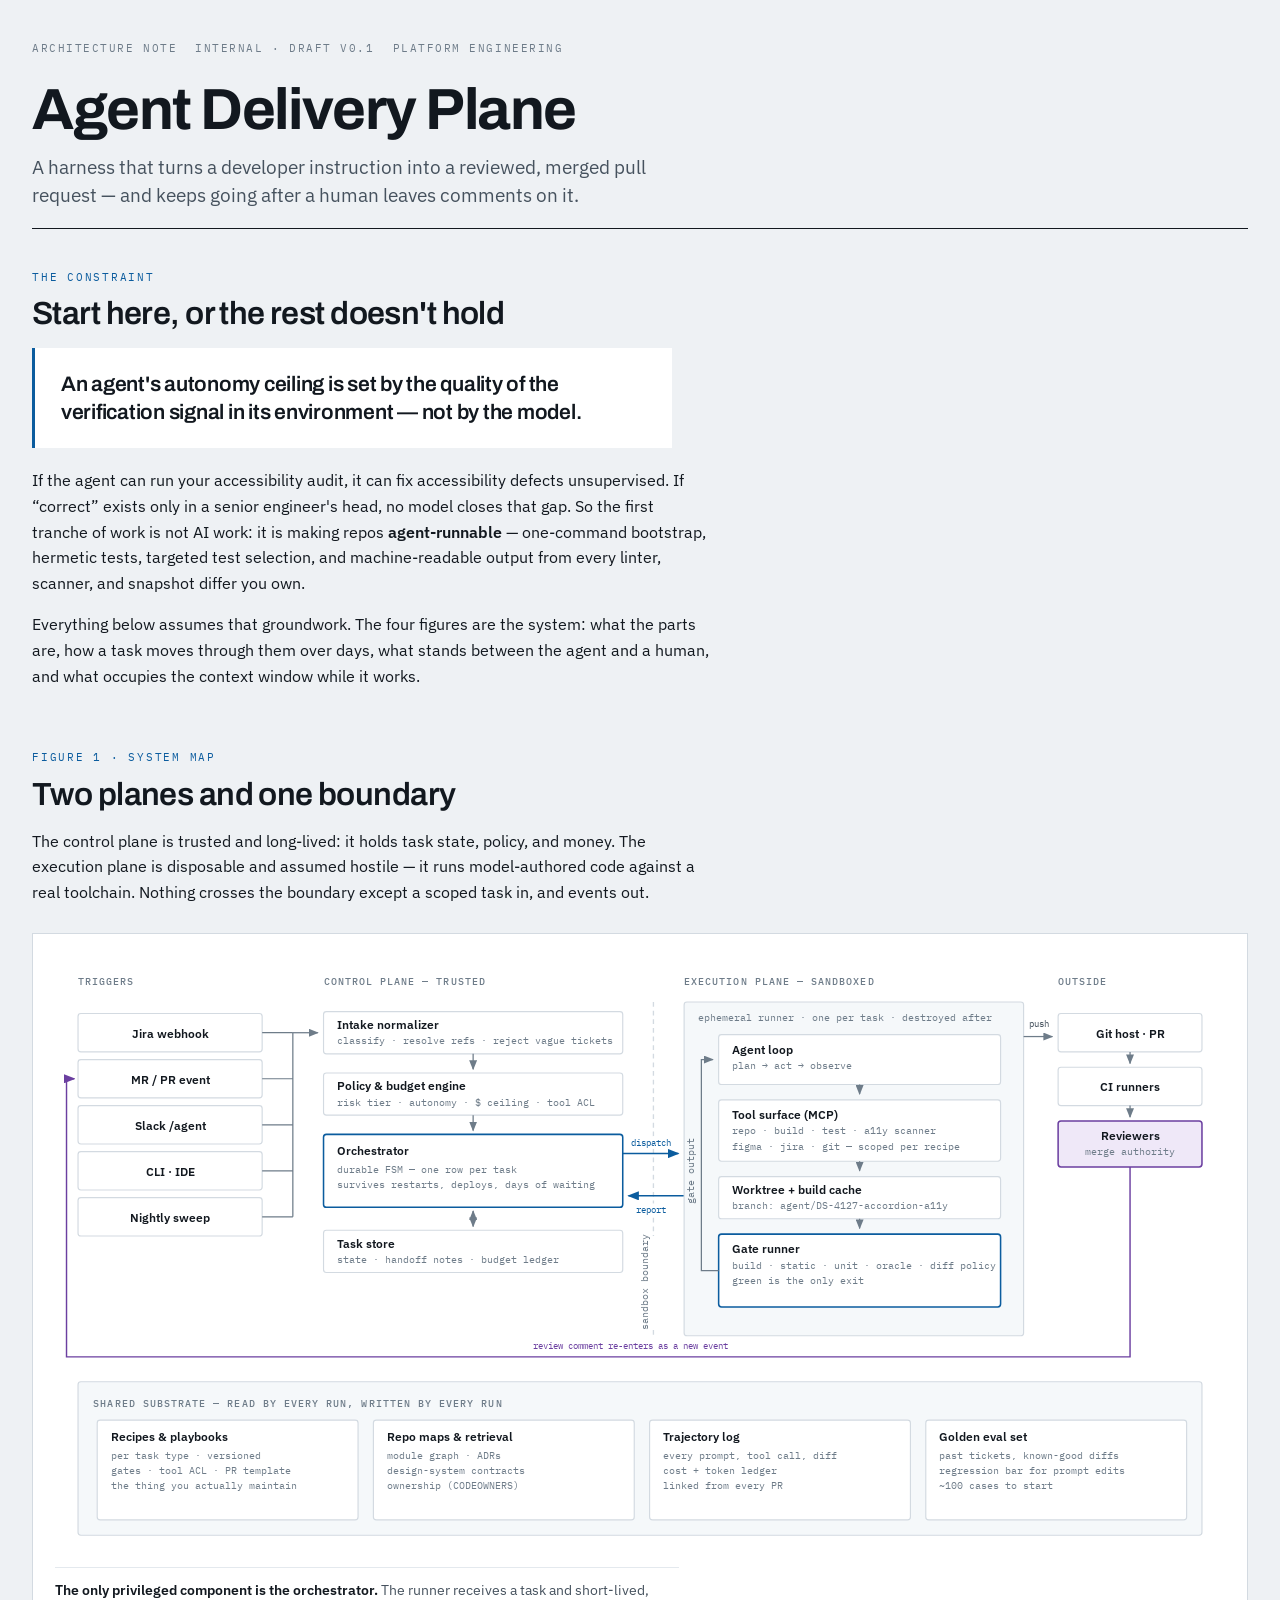
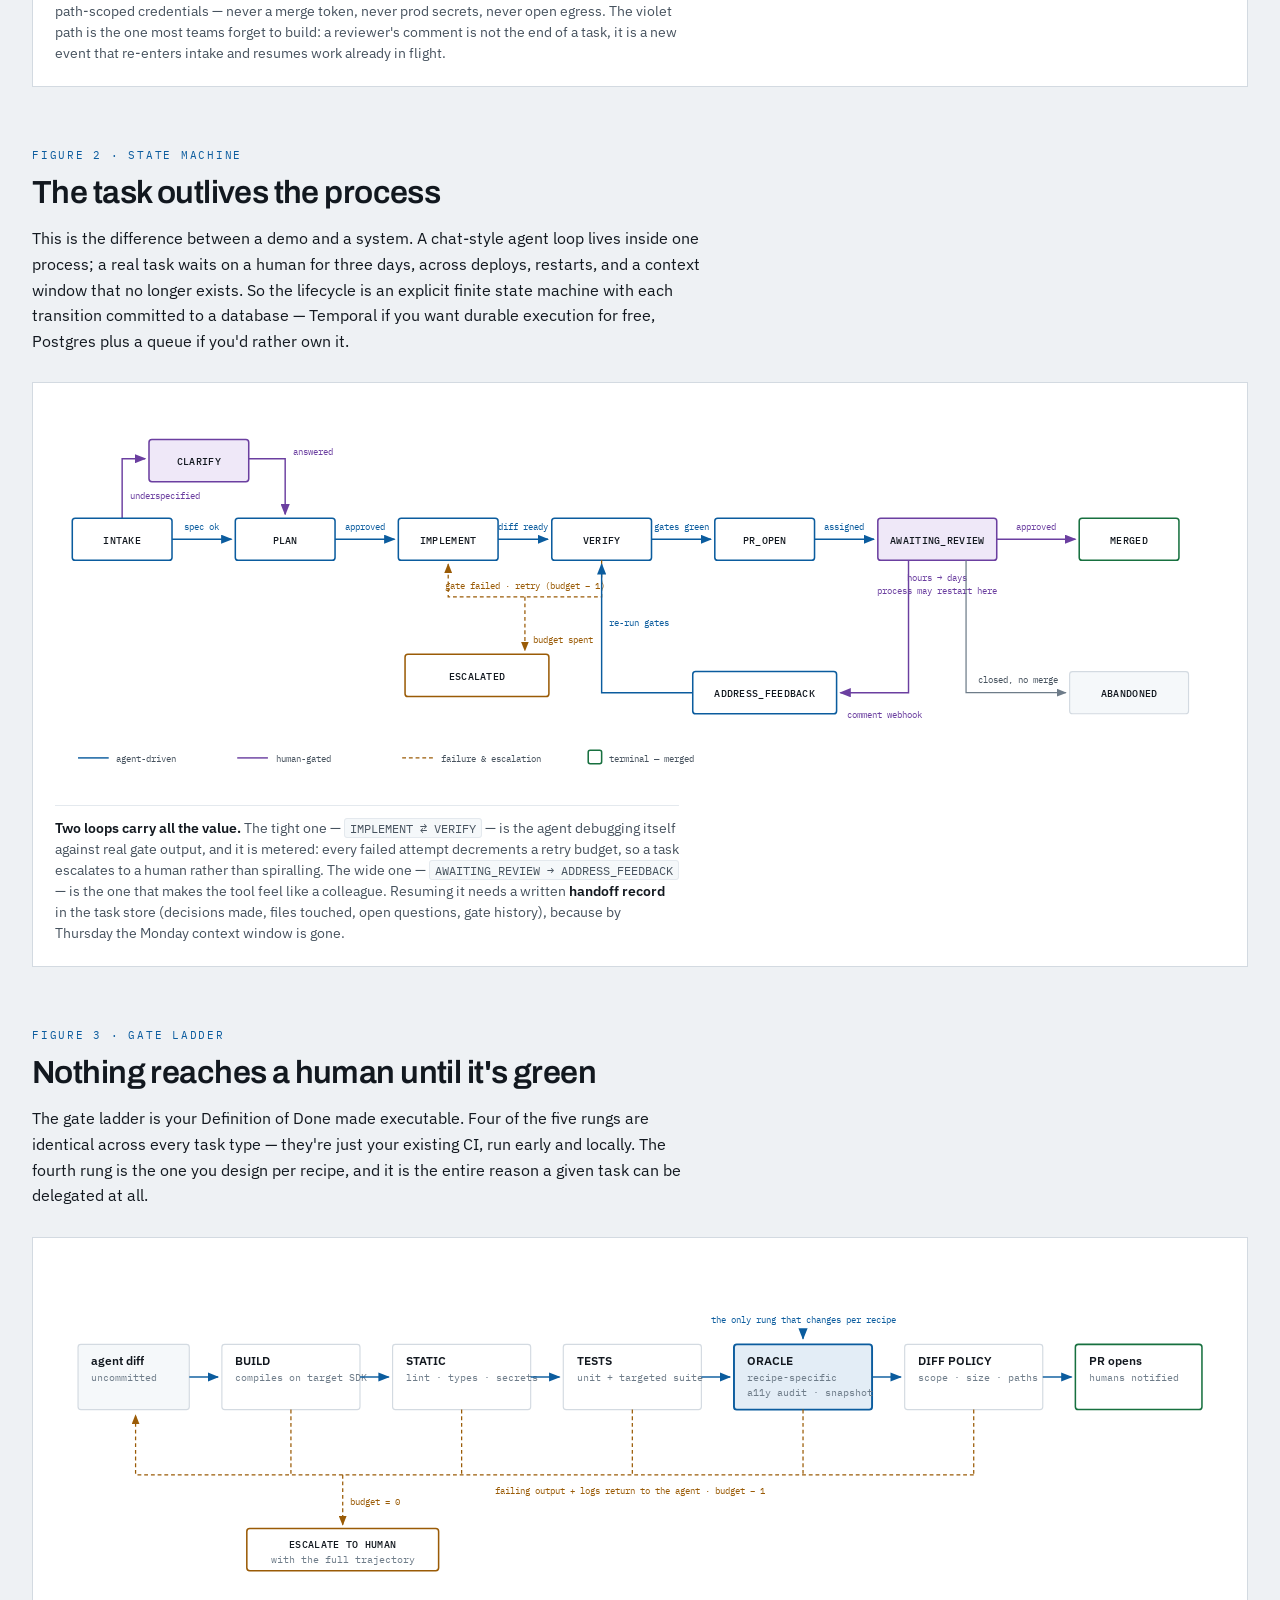
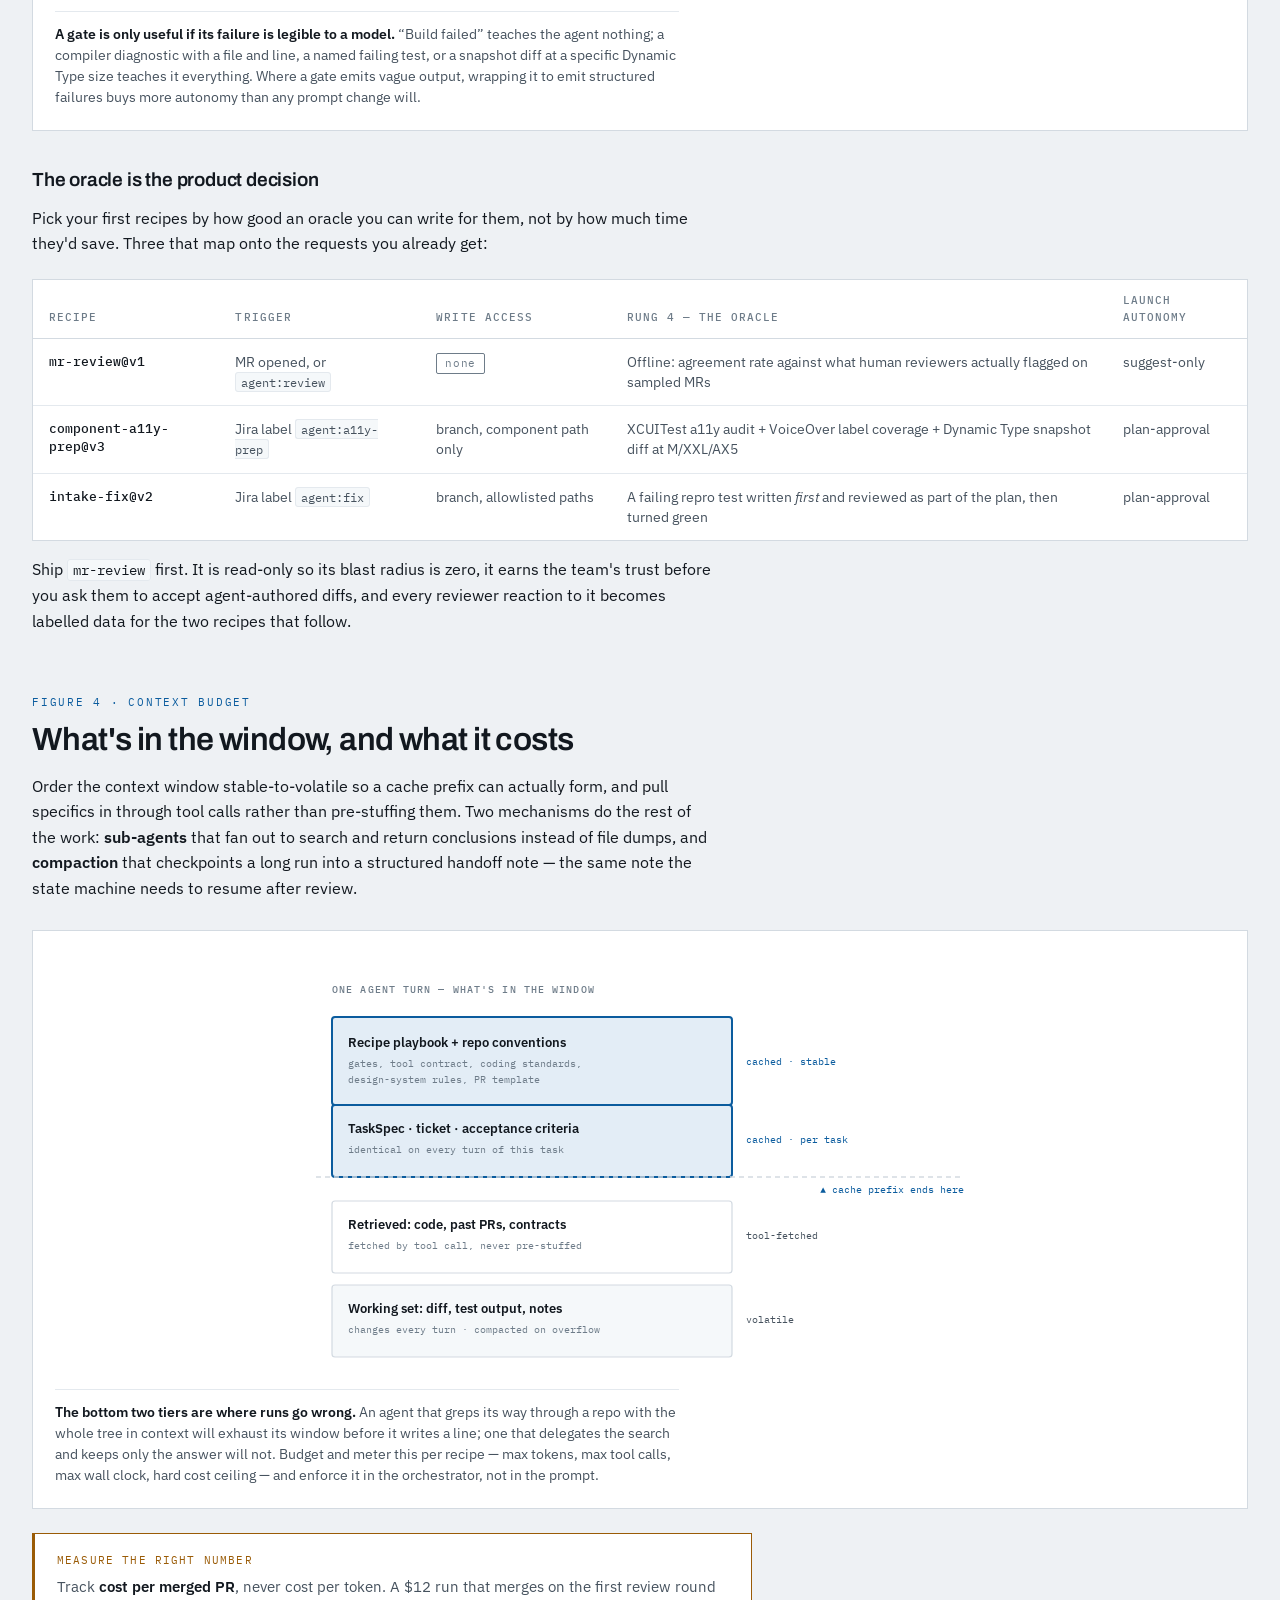
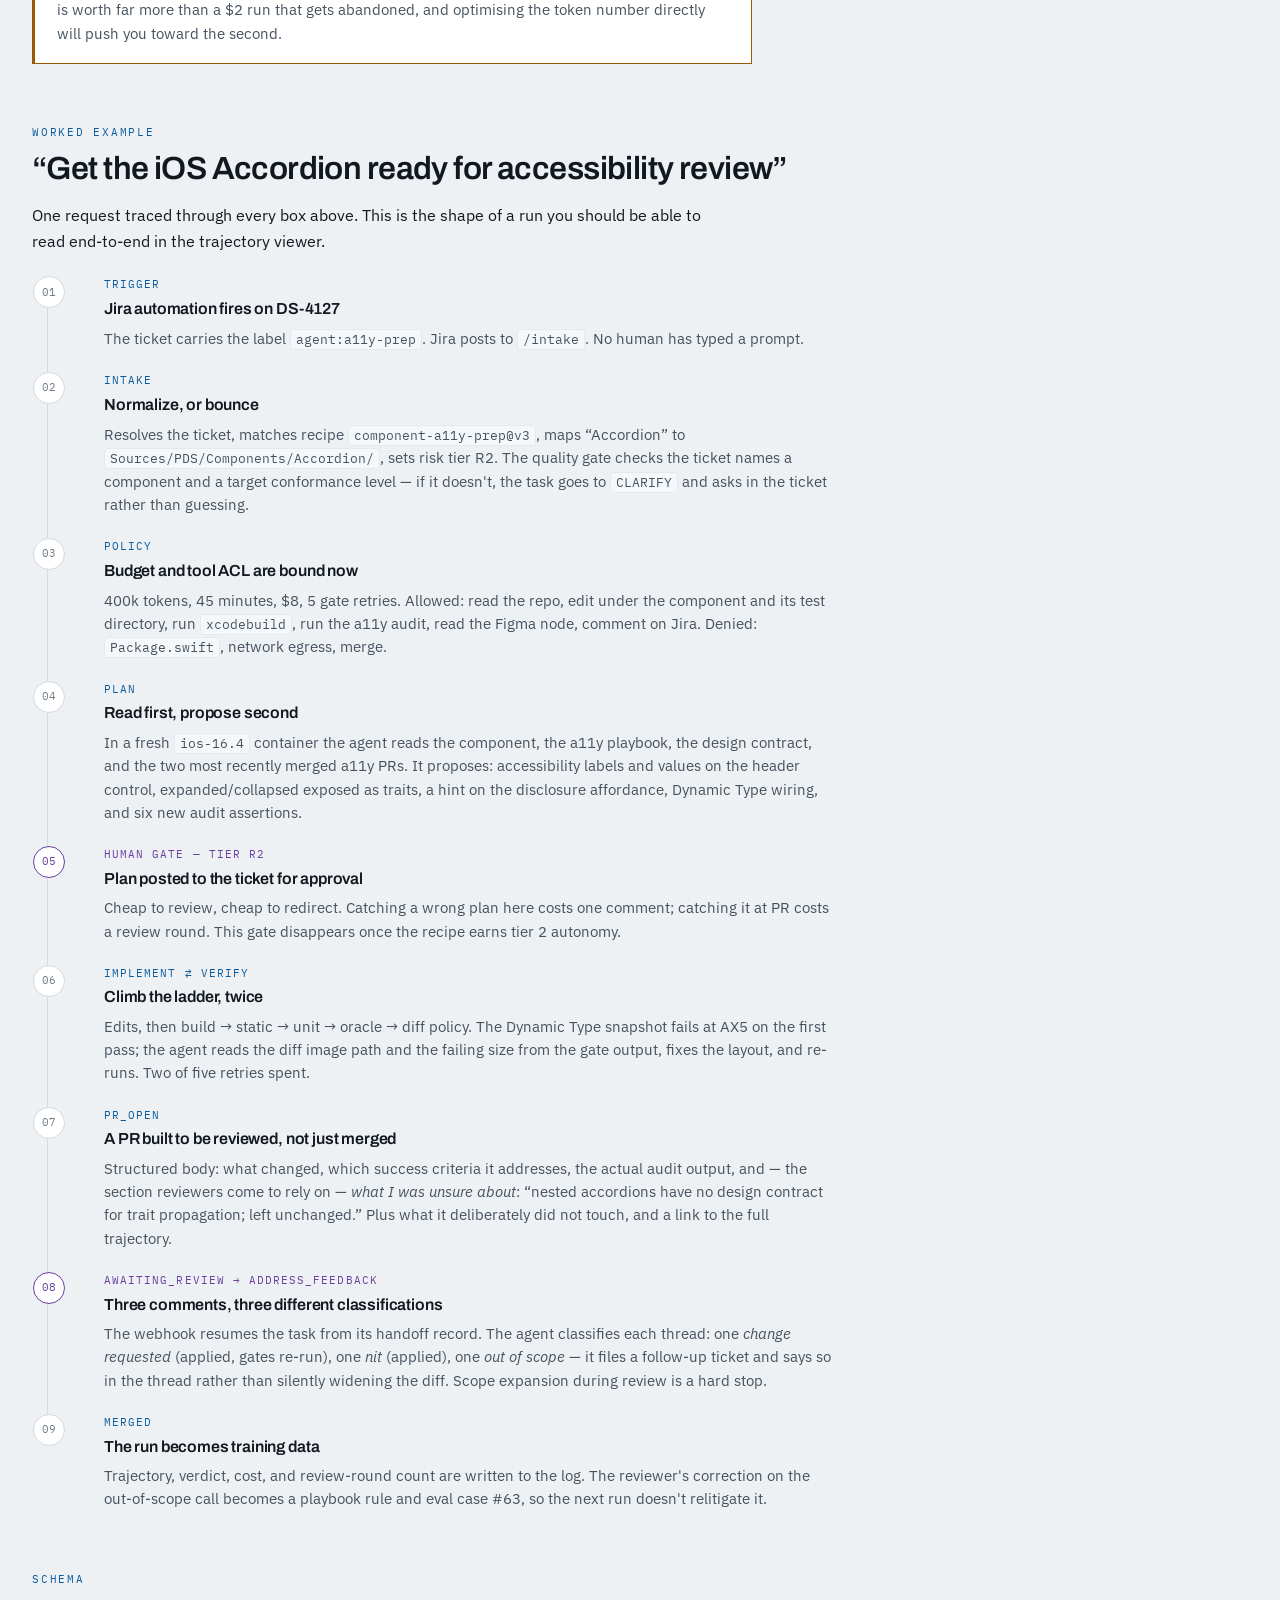
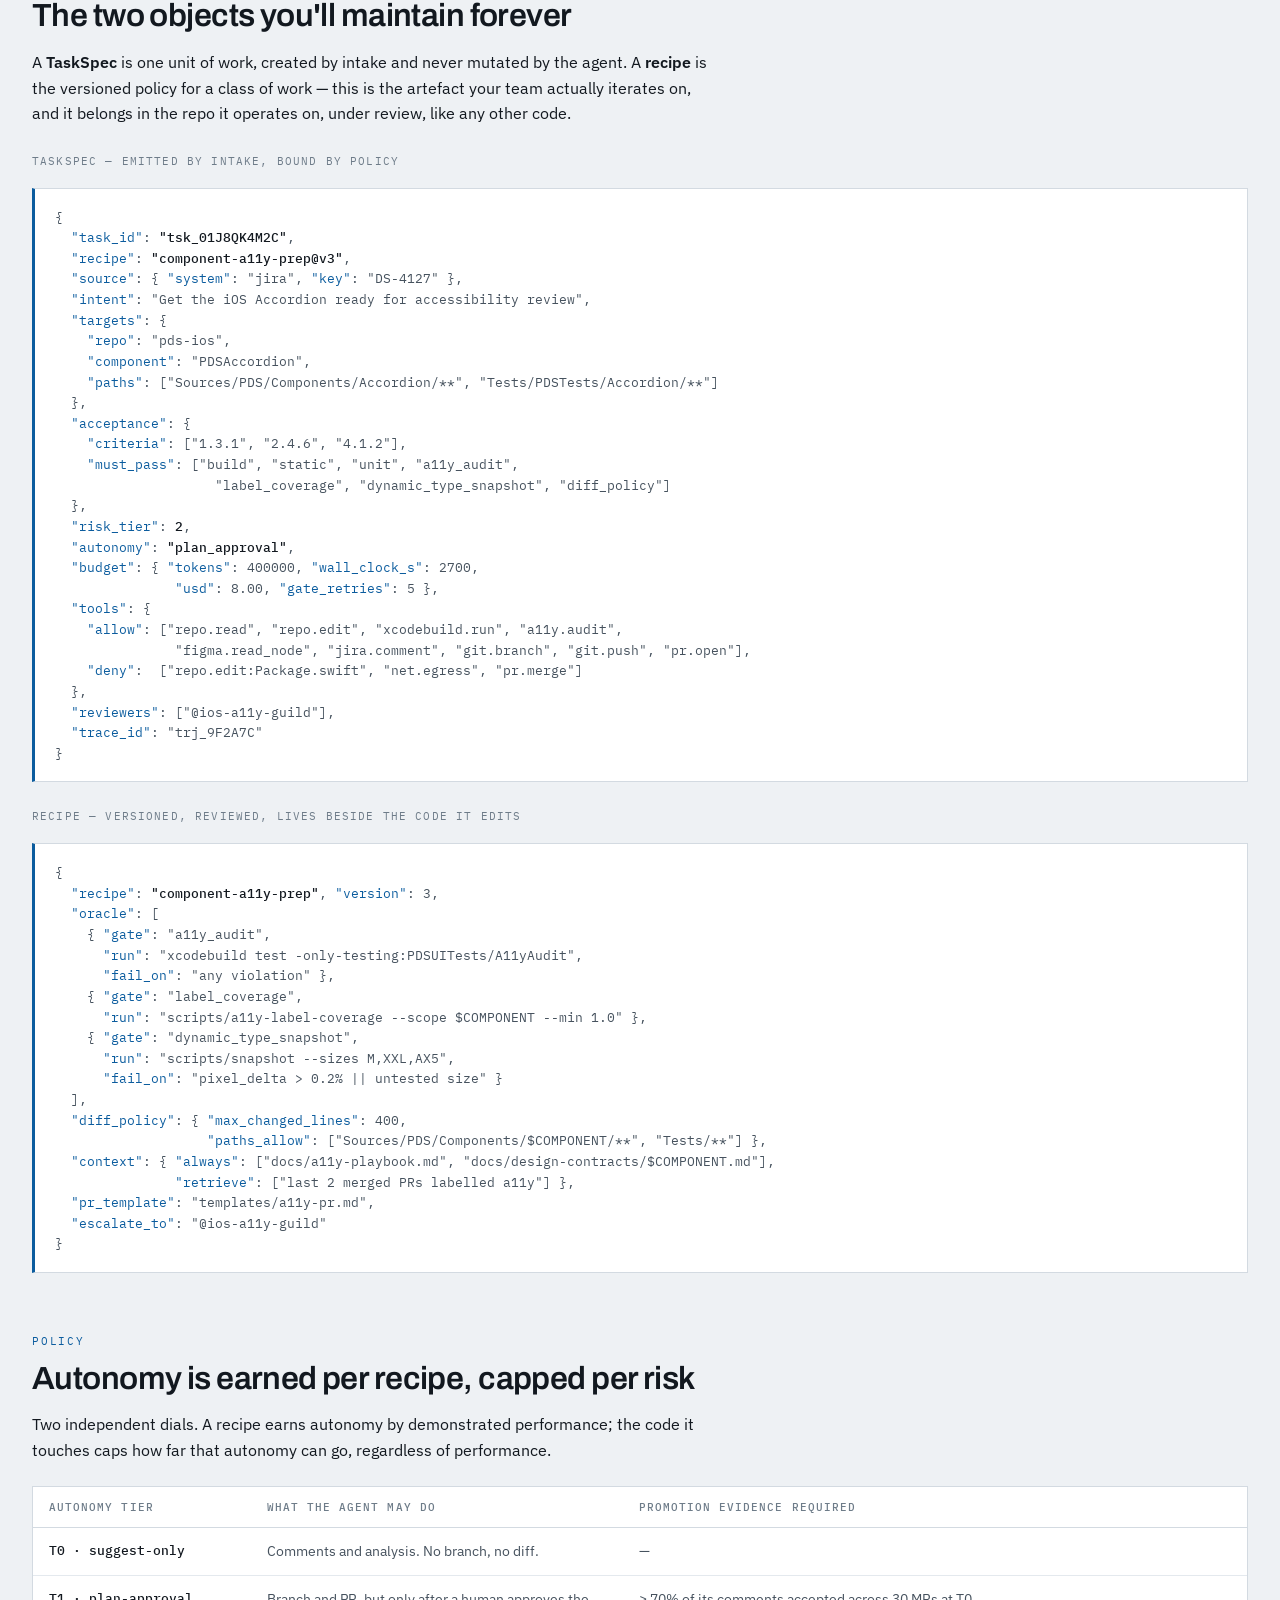
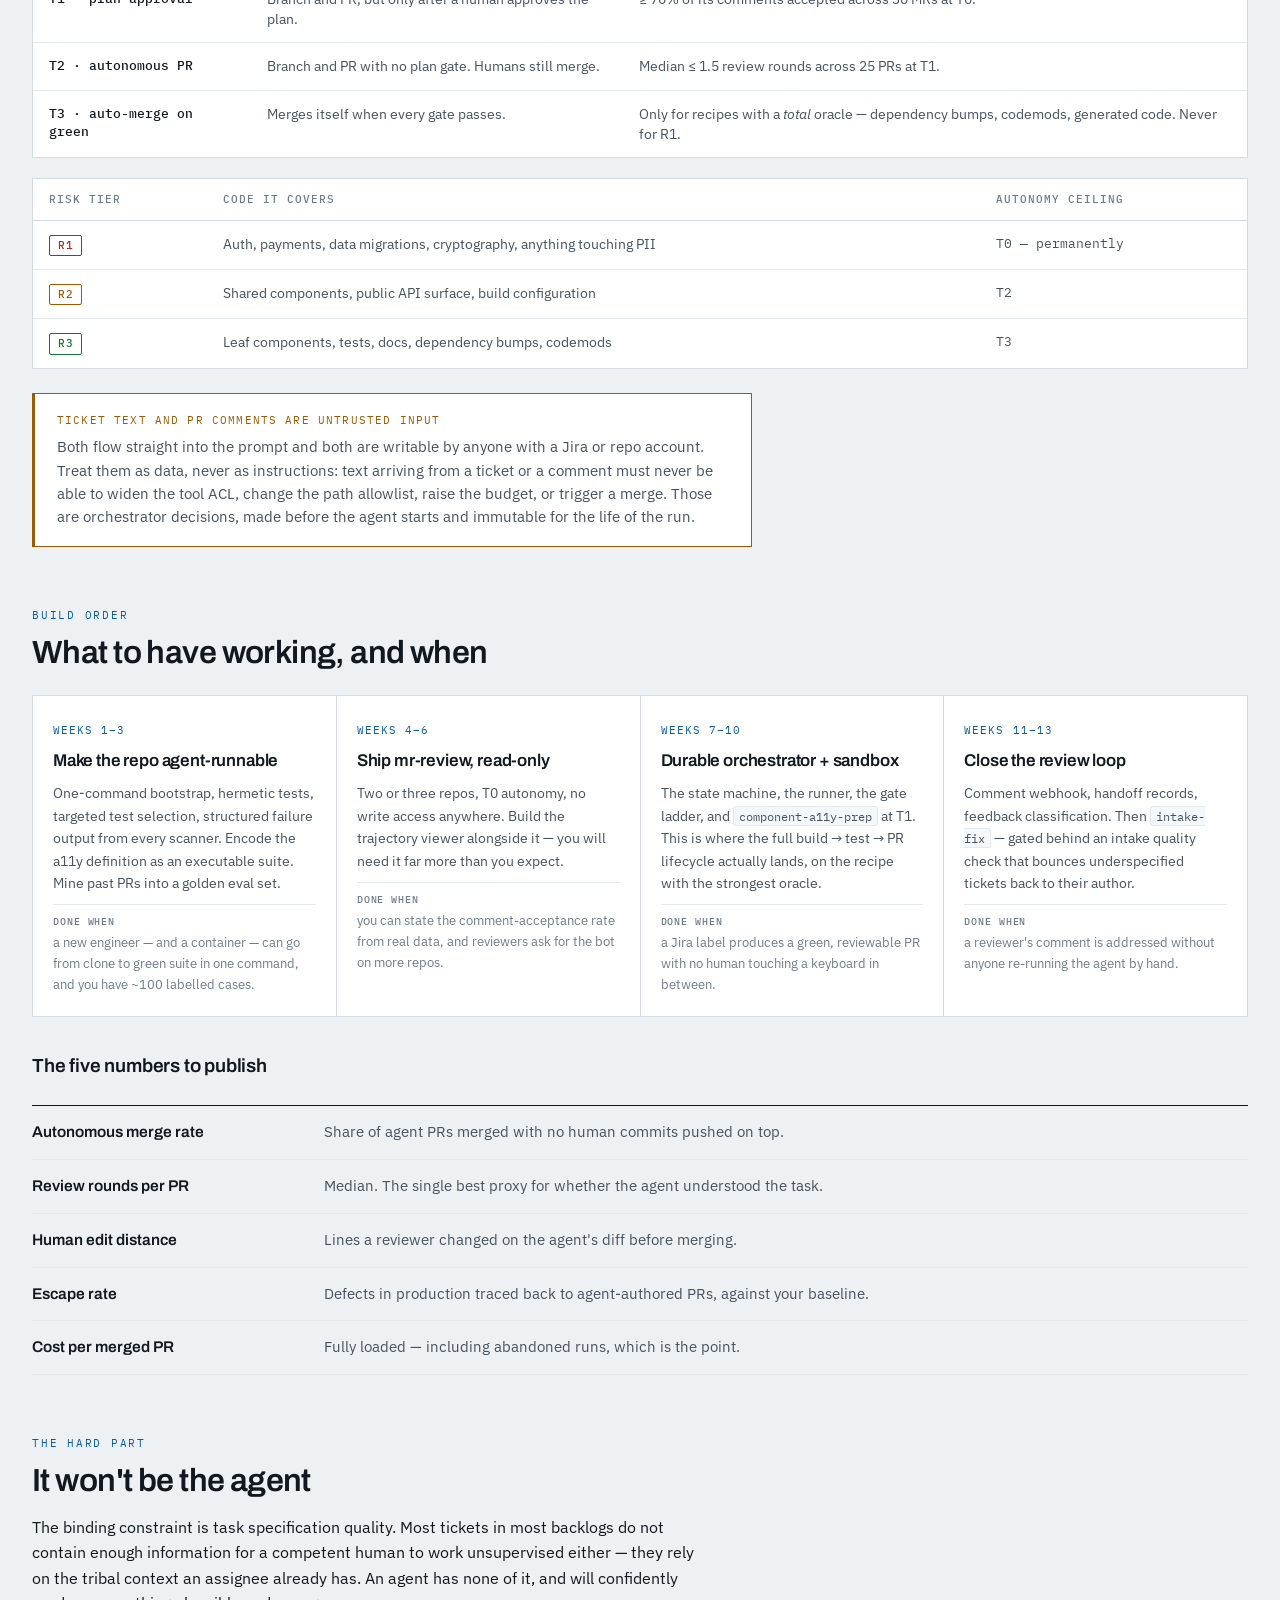
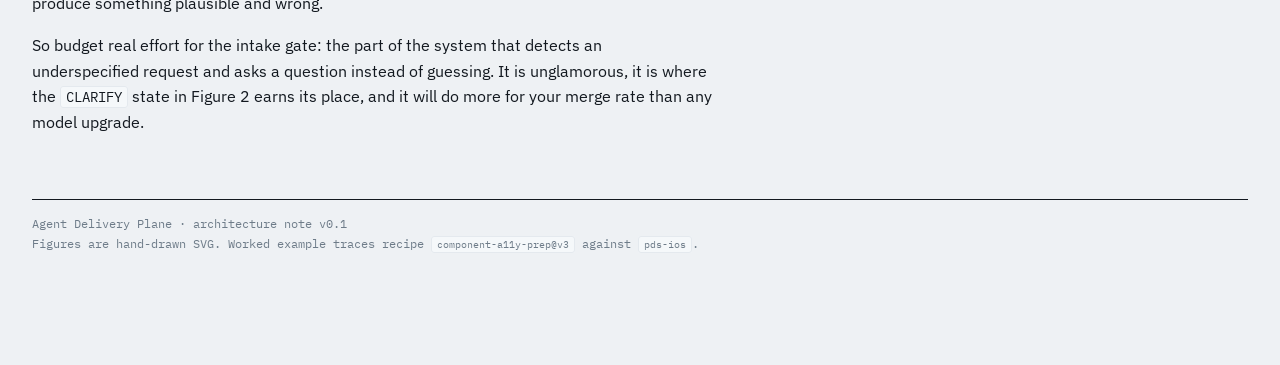
<file: Docs/agent-delivery-plane.html>
<!doctype html>
<html lang="en">
<head>
<meta charset="utf-8">
<meta name="viewport" content="width=device-width, initial-scale=1">
<meta name="description" content="Architecture note for an agentic dev platform: system map, durable task state machine, verification gate ladder, context budget, and a worked end-to-end example.">
<title>Agent Delivery Plane</title>
<link rel="preconnect" href="https://fonts.googleapis.com">
<link rel="preconnect" href="https://fonts.gstatic.com" crossorigin>
<link rel="stylesheet" href="https://fonts.googleapis.com/css2?family=Archivo:wght@600;700&family=IBM+Plex+Mono:wght@400;500&family=IBM+Plex+Sans:wght@400;500;600&display=swap">
<style>
:root{
  --ground:#EEF1F4;
  --surface:#FFFFFF;
  --surface-2:#F5F8FA;
  --ink:#12181F;
  --ink-2:#46525E;
  --ink-3:#6E7C89;
  --rule:#D3DAE1;
  --rule-2:#E4E9EE;
  --accent:#0B5C9E;
  --accent-soft:#E3EDF6;
  --human:#6B3FA0;
  --human-soft:#EFE8F8;
  --pass:#17703F;
  --warn:#9A5B06;
  --stop:#A32A20;
  --display:"Archivo","Helvetica Neue",Arial,sans-serif;
  --sans:"IBM Plex Sans","Segoe UI",Helvetica,Arial,sans-serif;
  --mono:"IBM Plex Mono",ui-monospace,"SFMono-Regular",Consolas,monospace;
}
@media (prefers-color-scheme:dark){
  :root:not([data-theme="light"]){
    --ground:#0D1219;
    --surface:#151C24;
    --surface-2:#1B242D;
    --ink:#E6EBF0;
    --ink-2:#A9B6C2;
    --ink-3:#7C8A97;
    --rule:#2C3742;
    --rule-2:#232D37;
    --accent:#57A8E6;
    --accent-soft:#123047;
    --human:#B195DF;
    --human-soft:#261D36;
    --pass:#46B67D;
    --warn:#DB9A2F;
    --stop:#E47563;
  }
}
:root[data-theme="dark"]{
  --ground:#0D1219;
  --surface:#151C24;
  --surface-2:#1B242D;
  --ink:#E6EBF0;
  --ink-2:#A9B6C2;
  --ink-3:#7C8A97;
  --rule:#2C3742;
  --rule-2:#232D37;
  --accent:#57A8E6;
  --accent-soft:#123047;
  --human:#B195DF;
  --human-soft:#261D36;
  --pass:#46B67D;
  --warn:#DB9A2F;
  --stop:#E47563;
}

*{box-sizing:border-box}
body{
  background:var(--ground);
  color:var(--ink);
  font-family:var(--sans);
  font-size:16px;
  line-height:1.6;
  -webkit-font-smoothing:antialiased;
}
.wrap{max-width:1264px;margin:0 auto;padding:0 24px 96px}
.prose{max-width:68ch}

/* ---- masthead ---- */
.masthead{border-bottom:1.5px solid var(--ink);padding:40px 0 18px;margin-bottom:40px}
.stamp{
  font-family:var(--mono);font-size:11px;letter-spacing:.14em;text-transform:uppercase;
  color:var(--ink-3);display:flex;flex-wrap:wrap;gap:18px;margin-bottom:22px;
}
.stamp span{white-space:nowrap}
h1{
  font-family:var(--display);font-weight:700;font-size:clamp(34px,5.4vw,58px);
  line-height:1.02;letter-spacing:-.025em;margin:0 0 14px;text-wrap:balance;
}
.standfirst{font-size:19px;line-height:1.5;color:var(--ink-2);max-width:60ch;margin:0}

/* ---- sections ---- */
section{margin-top:60px}
.eyebrow{
  font-family:var(--mono);font-size:11px;letter-spacing:.16em;text-transform:uppercase;
  color:var(--accent);margin:0 0 10px;
}
h2{
  font-family:var(--display);font-weight:600;font-size:clamp(24px,3vw,32px);
  line-height:1.12;letter-spacing:-.018em;margin:0 0 16px;text-wrap:balance;
}
h3{
  font-family:var(--display);font-weight:600;font-size:19px;letter-spacing:-.01em;
  margin:34px 0 10px;text-wrap:balance;
}
p{margin:0 0 16px}
a{color:var(--accent)}
strong{font-weight:600;color:var(--ink)}
code{font-family:var(--mono);font-size:.88em;background:var(--surface-2);border:1px solid var(--rule-2);border-radius:3px;padding:1px 5px}

.lede{font-size:18px;line-height:1.55;color:var(--ink-2)}

/* the single pull-quote — the constraint everything follows from */
.axiom{
  border-left:3px solid var(--accent);
  background:var(--surface);
  padding:22px 26px;margin:0 0 20px;max-width:64ch;
}
.axiom p{font-family:var(--display);font-weight:600;font-size:21px;line-height:1.34;letter-spacing:-.012em;margin:0}

/* ---- figures ---- */
figure{margin:28px 0 0;background:var(--surface);border:1px solid var(--rule);padding:22px 22px 6px}
.scroll{overflow-x:auto}
figure svg{display:block;width:100%;height:auto;min-width:880px}
figure.narrow svg{min-width:560px;max-width:680px;margin:0 auto}
figcaption{
  font-size:14px;line-height:1.5;color:var(--ink-2);
  border-top:1px solid var(--rule-2);margin-top:16px;padding:12px 0 16px;max-width:78ch;
}
figcaption b{font-weight:600;color:var(--ink)}

/* svg internals */
.d .box{fill:var(--surface);stroke:var(--rule);stroke-width:1.2}
.d .box2{fill:var(--surface-2);stroke:var(--rule);stroke-width:1.2}
.d .band{fill:var(--surface-2);stroke:var(--rule);stroke-width:1.2}
.d .box-a{fill:var(--surface);stroke:var(--accent);stroke-width:1.6}
.d .box-h{fill:var(--human-soft);stroke:var(--human);stroke-width:1.6}
.d .box-p{fill:var(--surface);stroke:var(--pass);stroke-width:1.6}
.d .box-w{fill:var(--surface);stroke:var(--warn);stroke-width:1.6}
.d .box-focus{fill:var(--accent-soft);stroke:var(--accent);stroke-width:2}
.d .mask{fill:var(--surface);stroke:none}
.d .ttl{font-family:var(--sans);font-weight:600;font-size:13px;fill:var(--ink)}
.d .ttl-s{font-family:var(--mono);font-weight:500;font-size:10.5px;fill:var(--ink);letter-spacing:.03em}
.d .sub{font-family:var(--mono);font-weight:400;font-size:10px;fill:var(--ink-3)}
.d .hdr{font-family:var(--mono);font-weight:500;font-size:10px;fill:var(--ink-3);letter-spacing:.11em}
.d .lbl{font-family:var(--mono);font-weight:400;font-size:9.5px;fill:var(--ink-2)}
.d .lbl-a{fill:var(--accent)}
.d .lbl-h{fill:var(--human)}
.d .lbl-w{fill:var(--warn)}
.d .edge{stroke:var(--ink-3);stroke-width:1.3;fill:none}
.d .edge-a{stroke:var(--accent);stroke-width:1.5;fill:none}
.d .edge-h{stroke:var(--human);stroke-width:1.5;fill:none}
.d .edge-w{stroke:var(--warn);stroke-width:1.3;fill:none;stroke-dasharray:4 3}
.d .edge-d{stroke:var(--rule);stroke-width:1.4;fill:none;stroke-dasharray:5 4}
.d .hd{fill:var(--ink-3)}
.d .hd-a{fill:var(--accent)}
.d .hd-h{fill:var(--human)}
.d .hd-w{fill:var(--warn)}

/* ---- tables ---- */
.tablewrap{overflow-x:auto;margin:22px 0 0;border:1px solid var(--rule);background:var(--surface)}
table{border-collapse:collapse;width:100%;min-width:720px;font-size:14px}
th{
  font-family:var(--mono);font-weight:500;font-size:10.5px;letter-spacing:.1em;text-transform:uppercase;
  color:var(--ink-3);text-align:left;padding:12px 16px;border-bottom:1.5px solid var(--rule);vertical-align:bottom;
}
td{padding:13px 16px;border-bottom:1px solid var(--rule-2);vertical-align:top;color:var(--ink-2);line-height:1.45}
tr:last-child td{border-bottom:0}
td:first-child{color:var(--ink);font-weight:500}
td.mono,th.mono{font-family:var(--mono);font-size:12.5px;font-variant-numeric:tabular-nums}

.chip{
  display:inline-block;font-family:var(--mono);font-size:10.5px;letter-spacing:.06em;
  padding:2px 8px;border-radius:2px;border:1px solid currentColor;white-space:nowrap;
}
.chip.r1{color:var(--stop)}
.chip.r2{color:var(--warn)}
.chip.r3{color:var(--pass)}
.chip.n{color:var(--ink-3)}

/* ---- code ---- */
pre{
  background:var(--surface);border:1px solid var(--rule);border-left:3px solid var(--accent);
  padding:18px 20px;overflow-x:auto;margin:18px 0 0;
  font-family:var(--mono);font-size:12.5px;line-height:1.65;color:var(--ink-2);
}
pre b{color:var(--ink);font-weight:500}
pre i{color:var(--ink-3);font-style:normal}
pre .k{color:var(--accent)}
.codelabel{
  font-family:var(--mono);font-size:10.5px;letter-spacing:.11em;text-transform:uppercase;
  color:var(--ink-3);margin:26px 0 0;
}

/* ---- the walkthrough: a real sequence, so it is numbered ---- */
.trace{list-style:none;padding:0;margin:22px 0 0;counter-reset:step;max-width:80ch}
.trace li{
  counter-increment:step;position:relative;padding:0 0 22px 56px;
  border-left:1px solid var(--rule);margin-left:15px;
}
.trace li:last-child{border-left-color:transparent;padding-bottom:0}
.trace li::before{
  content:counter(step,decimal-leading-zero);
  position:absolute;left:-15px;top:0;width:30px;height:30px;border-radius:50%;
  background:var(--surface);border:1.5px solid var(--rule);color:var(--ink-3);
  font-family:var(--mono);font-size:11px;display:flex;align-items:center;justify-content:center;
}
.trace li.human::before{border-color:var(--human);color:var(--human)}
.trace .st{
  display:block;font-family:var(--mono);font-size:10.5px;letter-spacing:.1em;
  color:var(--accent);margin-bottom:3px;
}
.trace li.human .st{color:var(--human)}
.trace .st-b{font-family:var(--display);font-weight:600;font-size:16px;color:var(--ink);display:block;margin-bottom:5px;letter-spacing:-.01em}
.trace p{font-size:14.5px;color:var(--ink-2);margin:0 0 8px}
.trace p:last-child{margin-bottom:0}

/* ---- plain lists ---- */
ul.tight{margin:12px 0 0;padding-left:20px;max-width:68ch}
ul.tight li{margin-bottom:9px;color:var(--ink-2)}
ul.tight li::marker{color:var(--ink-3)}

/* ---- phases ---- */
.phases{display:grid;grid-template-columns:repeat(auto-fit,minmax(250px,1fr));gap:1px;background:var(--rule);border:1px solid var(--rule);margin-top:24px}
.phase{background:var(--surface);padding:20px}
.phase .wk{font-family:var(--mono);font-size:10.5px;letter-spacing:.1em;color:var(--accent);text-transform:uppercase}
.phase h4{font-family:var(--display);font-weight:600;font-size:17px;margin:6px 0 8px;letter-spacing:-.01em}
.phase p{font-size:14px;color:var(--ink-2);margin:0 0 10px}
.phase .done{font-size:13px;color:var(--ink-3);border-top:1px solid var(--rule-2);padding-top:9px;margin:0}
.phase .done b{font-family:var(--mono);font-size:10px;letter-spacing:.09em;text-transform:uppercase;color:var(--ink-3);display:block;margin-bottom:3px;font-weight:500}

/* ---- metrics ---- */
.metrics{border-top:1.5px solid var(--ink);margin-top:24px}
.metric{display:flex;flex-wrap:wrap;gap:6px 24px;padding:14px 0;border-bottom:1px solid var(--rule-2)}
.metric dt{font-family:var(--display);font-weight:600;font-size:15.5px;flex:0 0 268px}
.metric dd{margin:0;font-size:14.5px;color:var(--ink-2);flex:1 1 300px}

/* ---- callout ---- */
.warnbox{border:1px solid var(--warn);border-left-width:3px;background:var(--surface);padding:18px 22px;margin-top:24px;max-width:72ch}
.warnbox .h{font-family:var(--mono);font-size:10.5px;letter-spacing:.11em;text-transform:uppercase;color:var(--warn);margin:0 0 7px}
.warnbox p{margin:0;font-size:14.5px;color:var(--ink-2)}

.endrule{border:0;border-top:1.5px solid var(--ink);margin:64px 0 0}
.colophon{font-family:var(--mono);font-size:11.5px;color:var(--ink-3);margin-top:14px;line-height:1.7}

:focus-visible{outline:2px solid var(--accent);outline-offset:3px}
@media (prefers-reduced-motion:no-preference){a{transition:opacity .15s}}
@media (max-width:640px){
  .metric dt{flex:1 1 100%}
  .trace li{padding-left:44px}
}

/* ============================================================
   Standalone-document additions (not present in the artifact
   build, where the publisher supplies the head skeleton).
   ============================================================ */
html{-webkit-text-size-adjust:100%}
body{margin:0}
img{max-width:100%}
:root{color-scheme:light dark}

/* ---- print / PDF export ----
   Forces the light palette (dark grounds waste ink), unlocks the
   diagram min-widths so figures fit the page, and keeps figures,
   trace steps and table rows from splitting across pages.
   The [data-theme] selector is needed to out-specify the dark
   theme blocks above; this rule set is last, so it wins on tie. */
@media print{
  :root, :root[data-theme]{
    --ground:#FFFFFF;
    --surface:#FFFFFF;
    --surface-2:#F4F7F9;
    --ink:#000000;
    --ink-2:#2F3841;
    --ink-3:#57636F;
    --rule:#B4BEC7;
    --rule-2:#DAE0E6;
    --accent:#08497D;
    --human:#54317F;
    --pass:#125C34;
    --warn:#7C4905;
    --stop:#8C231A;
  }
  @page{margin:14mm 12mm}
  body{background:#fff;font-size:10.5pt;line-height:1.5}
  .wrap{max-width:none;padding:0}
  .masthead{padding-top:0}
  h1{font-size:34pt}
  .standfirst{font-size:13pt}

  /* diagrams and tables must fit the sheet, not scroll */
  .scroll,.tablewrap{overflow:visible}
  figure svg,figure.narrow svg{min-width:0!important;max-width:100%!important}
  table{min-width:0}
  pre{white-space:pre-wrap;word-break:break-word;font-size:8.5pt}

  figure,.phase,.warnbox,.axiom,.trace li,.metric,tr,.prose p{
    break-inside:avoid;page-break-inside:avoid;
  }
  h2,h3,.eyebrow,.codelabel{break-after:avoid;page-break-after:avoid}
  section{margin-top:34px}
  a{text-decoration:none}
}
</style>
</head>
<body>

<div class="wrap">

<header class="masthead">
  <div class="stamp">
    <span>Architecture note</span>
    <span>Internal · draft v0.1</span>
    <span>Platform engineering</span>
  </div>
  <h1>Agent Delivery Plane</h1>
  <p class="standfirst">A harness that turns a developer instruction into a reviewed, merged pull request — and keeps going after a human leaves comments on it.</p>
</header>

<section style="margin-top:0">
  <p class="eyebrow">The constraint</p>
  <h2>Start here, or the rest doesn't hold</h2>
  <div class="axiom">
    <p>An agent's autonomy ceiling is set by the quality of the verification signal in its environment — not by the model.</p>
  </div>
  <div class="prose">
    <p>If the agent can run your accessibility audit, it can fix accessibility defects unsupervised. If “correct” exists only in a senior engineer's head, no model closes that gap. So the first tranche of work is not AI work: it is making repos <strong>agent-runnable</strong> — one-command bootstrap, hermetic tests, targeted test selection, and machine-readable output from every linter, scanner, and snapshot differ you own.</p>
    <p>Everything below assumes that groundwork. The four figures are the system: what the parts are, how a task moves through them over days, what stands between the agent and a human, and what occupies the context window while it works.</p>
  </div>
</section>

<section>
  <p class="eyebrow">Figure 1 · System map</p>
  <h2>Two planes and one boundary</h2>
  <div class="prose">
    <p>The control plane is trusted and long-lived: it holds task state, policy, and money. The execution plane is disposable and assumed hostile — it runs model-authored code against a real toolchain. Nothing crosses the boundary except a scoped task in, and events out.</p>
  </div>

  <figure>
    <div class="scroll">
      <svg class="d" viewBox="0 0 1220 620" role="img" aria-label="System map: trigger sources feed a trusted control plane of intake, policy and a durable orchestrator, which dispatches tasks across a sandbox boundary into an ephemeral runner containing the agent loop, tool surface, worktree and gate runner; the runner pushes to the git host, reviewers comment, and comments re-enter as new events. A shared substrate of recipes, repo maps, trajectory logs and eval sets underlies everything.">
        <defs>
          <marker id="m1" viewBox="0 0 10 8" refX="9" refY="4" markerWidth="8" markerHeight="6.4" orient="auto"><polygon points="0,0 10,4 0,8" class="hd"/></marker>
          <marker id="m1a" viewBox="0 0 10 8" refX="9" refY="4" markerWidth="8" markerHeight="6.4" orient="auto"><polygon points="0,0 10,4 0,8" class="hd-a"/></marker>
          <marker id="m1h" viewBox="0 0 10 8" refX="9" refY="4" markerWidth="8" markerHeight="6.4" orient="auto"><polygon points="0,0 10,4 0,8" class="hd-h"/></marker>
          <marker id="m1s" viewBox="0 0 10 8" refX="1" refY="4" markerWidth="8" markerHeight="6.4" orient="auto"><polygon points="10,0 0,4 10,8" class="hd"/></marker>
        </defs>

        <text x="24" y="30" class="hdr">TRIGGERS</text>
        <text x="280" y="30" class="hdr">CONTROL PLANE — TRUSTED</text>
        <text x="656" y="30" class="hdr">EXECUTION PLANE — SANDBOXED</text>
        <text x="1046" y="30" class="hdr">OUTSIDE</text>

        <!-- triggers -->
        <rect x="24" y="60"  width="192" height="40" rx="3" class="box"/><text x="120" y="85" class="ttl" text-anchor="middle">Jira webhook</text>
        <rect x="24" y="108" width="192" height="40" rx="3" class="box"/><text x="120" y="133" class="ttl" text-anchor="middle">MR / PR event</text>
        <rect x="24" y="156" width="192" height="40" rx="3" class="box"/><text x="120" y="181" class="ttl" text-anchor="middle">Slack /agent</text>
        <rect x="24" y="204" width="192" height="40" rx="3" class="box"/><text x="120" y="229" class="ttl" text-anchor="middle">CLI · IDE</text>
        <rect x="24" y="252" width="192" height="40" rx="3" class="box"/><text x="120" y="277" class="ttl" text-anchor="middle">Nightly sweep</text>
        <path d="M216,80 H248 M216,128 H248 M216,176 H248 M216,224 H248 M216,272 H248 M248,80 V272" class="edge"/>
        <path d="M248,80 H274" class="edge" marker-end="url(#m1)"/>

        <!-- control plane -->
        <rect x="280" y="58" width="312" height="44" rx="3" class="box"/>
        <text x="294" y="76" class="ttl">Intake normalizer</text>
        <text x="294" y="92" class="sub">classify · resolve refs · reject vague tickets</text>

        <rect x="280" y="122" width="312" height="44" rx="3" class="box"/>
        <text x="294" y="140" class="ttl">Policy &amp; budget engine</text>
        <text x="294" y="156" class="sub">risk tier · autonomy · $ ceiling · tool ACL</text>

        <rect x="280" y="186" width="312" height="76" rx="3" class="box-a"/>
        <text x="294" y="208" class="ttl">Orchestrator</text>
        <text x="294" y="226" class="sub">durable FSM — one row per task</text>
        <text x="294" y="242" class="sub">survives restarts, deploys, days of waiting</text>

        <rect x="280" y="286" width="312" height="44" rx="3" class="box"/>
        <text x="294" y="304" class="ttl">Task store</text>
        <text x="294" y="320" class="sub">state · handoff notes · budget ledger</text>

        <path d="M436,102 V118" class="edge" marker-end="url(#m1)"/>
        <path d="M436,166 V182" class="edge" marker-end="url(#m1)"/>
        <path d="M436,266 V282" class="edge" marker-end="url(#m1)" marker-start="url(#m1s)"/>

        <!-- boundary -->
        <path d="M624,48 V396" class="edge-d"/>
        <rect x="610" y="292" width="16" height="96" class="mask"/>
        <text transform="translate(618,340) rotate(-90)" class="sub" text-anchor="middle">sandbox boundary</text>

        <!-- cross-boundary -->
        <path d="M592,206 H650" class="edge-a" marker-end="url(#m1a)"/>
        <rect x="596" y="188" width="56" height="13" class="mask"/>
        <text x="622" y="198" class="lbl lbl-a" text-anchor="middle">dispatch</text>
        <path d="M656,250 H598" class="edge-a" marker-end="url(#m1a)"/>
        <rect x="598" y="258" width="52" height="13" class="mask"/>
        <text x="622" y="268" class="lbl lbl-a" text-anchor="middle">report</text>

        <!-- execution plane -->
        <rect x="656" y="48" width="354" height="348" rx="3" class="band"/>
        <text x="670" y="68" class="sub">ephemeral runner · one per task · destroyed after</text>

        <rect x="692" y="82" width="294" height="52" rx="3" class="box"/>
        <text x="706" y="102" class="ttl">Agent loop</text>
        <text x="706" y="118" class="sub">plan → act → observe</text>

        <rect x="692" y="150" width="294" height="64" rx="3" class="box"/>
        <text x="706" y="170" class="ttl">Tool surface (MCP)</text>
        <text x="706" y="186" class="sub">repo · build · test · a11y scanner</text>
        <text x="706" y="202" class="sub">figma · jira · git — scoped per recipe</text>

        <rect x="692" y="230" width="294" height="44" rx="3" class="box"/>
        <text x="706" y="248" class="ttl">Worktree + build cache</text>
        <text x="706" y="264" class="sub">branch: agent/DS-4127-accordion-a11y</text>

        <rect x="692" y="290" width="294" height="76" rx="3" class="box-a"/>
        <text x="706" y="310" class="ttl">Gate runner</text>
        <text x="706" y="326" class="sub">build · static · unit · oracle · diff policy</text>
        <text x="706" y="342" class="sub">green is the only exit</text>

        <path d="M839,134 V144" class="edge" marker-end="url(#m1)"/>
        <path d="M839,214 V224" class="edge" marker-end="url(#m1)"/>
        <path d="M839,274 V284" class="edge" marker-end="url(#m1)"/>
        <path d="M692,328 H674 V108 H686" class="edge" marker-end="url(#m1)"/>
        <text transform="translate(666,224) rotate(-90)" class="sub" text-anchor="middle">gate output</text>

        <!-- outside -->
        <rect x="1046" y="60"  width="150" height="40" rx="3" class="box"/><text x="1121" y="85" class="ttl" text-anchor="middle">Git host · PR</text>
        <rect x="1046" y="116" width="150" height="40" rx="3" class="box"/><text x="1121" y="141" class="ttl" text-anchor="middle">CI runners</text>
        <rect x="1046" y="172" width="150" height="48" rx="3" class="box-h"/>
        <text x="1121" y="192" class="ttl" text-anchor="middle">Reviewers</text>
        <text x="1121" y="208" class="sub" text-anchor="middle">merge authority</text>

        <path d="M1010,84 H1040" class="edge" marker-end="url(#m1)"/>
        <text x="1026" y="74" class="lbl" text-anchor="middle">push</text>
        <path d="M1121,100 V112" class="edge" marker-end="url(#m1)"/>
        <path d="M1121,156 V168" class="edge" marker-end="url(#m1)"/>

        <!-- the loop that closes the system -->
        <path d="M1121,220 V418 H12 V128 H20" class="edge-h" marker-end="url(#m1h)"/>
        <text x="600" y="410" class="lbl lbl-h" text-anchor="middle">review comment re-enters as a new event</text>

        <!-- substrate -->
        <rect x="24" y="444" width="1172" height="160" rx="3" class="band"/>
        <text x="40" y="470" class="hdr">SHARED SUBSTRATE — READ BY EVERY RUN, WRITTEN BY EVERY RUN</text>

        <rect x="44" y="484" width="272" height="104" rx="3" class="box"/>
        <text x="58" y="506" class="ttl">Recipes &amp; playbooks</text>
        <text x="58" y="524" class="sub">per task type · versioned</text>
        <text x="58" y="540" class="sub">gates · tool ACL · PR template</text>
        <text x="58" y="556" class="sub">the thing you actually maintain</text>

        <rect x="332" y="484" width="272" height="104" rx="3" class="box"/>
        <text x="346" y="506" class="ttl">Repo maps &amp; retrieval</text>
        <text x="346" y="524" class="sub">module graph · ADRs</text>
        <text x="346" y="540" class="sub">design-system contracts</text>
        <text x="346" y="556" class="sub">ownership (CODEOWNERS)</text>

        <rect x="620" y="484" width="272" height="104" rx="3" class="box"/>
        <text x="634" y="506" class="ttl">Trajectory log</text>
        <text x="634" y="524" class="sub">every prompt, tool call, diff</text>
        <text x="634" y="540" class="sub">cost + token ledger</text>
        <text x="634" y="556" class="sub">linked from every PR</text>

        <rect x="908" y="484" width="272" height="104" rx="3" class="box"/>
        <text x="922" y="506" class="ttl">Golden eval set</text>
        <text x="922" y="524" class="sub">past tickets, known-good diffs</text>
        <text x="922" y="540" class="sub">regression bar for prompt edits</text>
        <text x="922" y="556" class="sub">~100 cases to start</text>
      </svg>
    </div>
    <figcaption><b>The only privileged component is the orchestrator.</b> The runner receives a task and short-lived, path-scoped credentials — never a merge token, never prod secrets, never open egress. The violet path is the one most teams forget to build: a reviewer's comment is not the end of a task, it is a new event that re-enters intake and resumes work already in flight.</figcaption>
  </figure>
</section>

<section>
  <p class="eyebrow">Figure 2 · State machine</p>
  <h2>The task outlives the process</h2>
  <div class="prose">
    <p>This is the difference between a demo and a system. A chat-style agent loop lives inside one process; a real task waits on a human for three days, across deploys, restarts, and a context window that no longer exists. So the lifecycle is an explicit finite state machine with each transition committed to a database — Temporal if you want durable execution for free, Postgres plus a queue if you'd rather own it.</p>
  </div>

  <figure>
    <div class="scroll">
      <svg class="d" viewBox="0 0 1220 400" role="img" aria-label="Task lifecycle state machine: INTAKE branches to CLARIFY when underspecified, then PLAN, IMPLEMENT, VERIFY, PR_OPEN, AWAITING_REVIEW and MERGED along the main rail. VERIFY loops back to IMPLEMENT on gate failure and to ESCALATED when the budget is spent. AWAITING_REVIEW branches to ADDRESS_FEEDBACK on a comment webhook, which re-runs gates, or to ABANDONED.">
        <defs>
          <marker id="m2" viewBox="0 0 10 8" refX="9" refY="4" markerWidth="8" markerHeight="6.4" orient="auto"><polygon points="0,0 10,4 0,8" class="hd-a"/></marker>
          <marker id="m2h" viewBox="0 0 10 8" refX="9" refY="4" markerWidth="8" markerHeight="6.4" orient="auto"><polygon points="0,0 10,4 0,8" class="hd-h"/></marker>
          <marker id="m2w" viewBox="0 0 10 8" refX="9" refY="4" markerWidth="8" markerHeight="6.4" orient="auto"><polygon points="0,0 10,4 0,8" class="hd-w"/></marker>
          <marker id="m2n" viewBox="0 0 10 8" refX="9" refY="4" markerWidth="8" markerHeight="6.4" orient="auto"><polygon points="0,0 10,4 0,8" class="hd"/></marker>
        </defs>

        <!-- clarify branch -->
        <rect x="98" y="36" width="104" height="44" rx="3" class="box-h"/>
        <text x="150" y="63" class="ttl-s" text-anchor="middle">CLARIFY</text>
        <path d="M70,118 V56 H94" class="edge-h" marker-end="url(#m2h)"/>
        <text x="78" y="98" class="lbl lbl-h">underspecified</text>
        <path d="M202,56 H240 V114" class="edge-h" marker-end="url(#m2h)"/>
        <text x="248" y="52" class="lbl lbl-h">answered</text>

        <!-- main rail -->
        <rect x="18"   y="118" width="104" height="44" rx="3" class="box-a"/><text x="70"   y="145" class="ttl-s" text-anchor="middle">INTAKE</text>
        <rect x="188"  y="118" width="104" height="44" rx="3" class="box-a"/><text x="240"  y="145" class="ttl-s" text-anchor="middle">PLAN</text>
        <rect x="358"  y="118" width="104" height="44" rx="3" class="box-a"/><text x="410"  y="145" class="ttl-s" text-anchor="middle">IMPLEMENT</text>
        <rect x="518"  y="118" width="104" height="44" rx="3" class="box-a"/><text x="570"  y="145" class="ttl-s" text-anchor="middle">VERIFY</text>
        <rect x="688"  y="118" width="104" height="44" rx="3" class="box-a"/><text x="740"  y="145" class="ttl-s" text-anchor="middle">PR_OPEN</text>
        <rect x="858"  y="118" width="124" height="44" rx="3" class="box-h"/><text x="920"  y="145" class="ttl-s" text-anchor="middle">AWAITING_REVIEW</text>
        <rect x="1068" y="118" width="104" height="44" rx="3" class="box-p"/><text x="1120" y="145" class="ttl-s" text-anchor="middle">MERGED</text>

        <path d="M122,140 H184"  class="edge-a" marker-end="url(#m2)"/><text x="153"  y="130" class="lbl lbl-a" text-anchor="middle">spec ok</text>
        <path d="M292,140 H354"  class="edge-a" marker-end="url(#m2)"/><text x="323"  y="130" class="lbl lbl-a" text-anchor="middle">approved</text>
        <path d="M462,140 H514"  class="edge-a" marker-end="url(#m2)"/><text x="488"  y="130" class="lbl lbl-a" text-anchor="middle">diff ready</text>
        <path d="M622,140 H684"  class="edge-a" marker-end="url(#m2)"/><text x="653"  y="130" class="lbl lbl-a" text-anchor="middle">gates green</text>
        <path d="M792,140 H854"  class="edge-a" marker-end="url(#m2)"/><text x="823"  y="130" class="lbl lbl-a" text-anchor="middle">assigned</text>
        <path d="M982,140 H1064" class="edge-h" marker-end="url(#m2h)"/><text x="1023" y="130" class="lbl lbl-h" text-anchor="middle">approved</text>

        <text x="920" y="184" class="lbl lbl-h" text-anchor="middle">hours → days</text>
        <text x="920" y="197" class="lbl lbl-h" text-anchor="middle">process may restart here</text>

        <!-- retry loop -->
        <path d="M570,162 V200 H410 V166" class="edge-w" marker-end="url(#m2w)"/>
        <text x="490" y="192" class="lbl lbl-w" text-anchor="middle">gate failed · retry (budget − 1)</text>

        <!-- escalate -->
        <path d="M490,200 V256" class="edge-w" marker-end="url(#m2w)"/>
        <text x="498" y="248" class="lbl lbl-w">budget spent</text>
        <rect x="365" y="260" width="150" height="44" rx="3" class="box-w"/>
        <text x="440" y="287" class="ttl-s" text-anchor="middle">ESCALATED</text>

        <!-- feedback loop -->
        <path d="M890,162 V300 H819" class="edge-h" marker-end="url(#m2h)"/>
        <text x="826" y="326" class="lbl lbl-h">comment webhook</text>
        <rect x="665" y="278" width="150" height="44" rx="3" class="box-a"/>
        <text x="740" y="305" class="ttl-s" text-anchor="middle">ADDRESS_FEEDBACK</text>
        <path d="M665,300 H570 V166" class="edge-a" marker-end="url(#m2)"/>
        <text x="578" y="230" class="lbl lbl-a">re-run gates</text>

        <!-- abandoned -->
        <path d="M950,162 V300 H1054" class="edge" marker-end="url(#m2n)"/>
        <text x="962" y="290" class="lbl">closed, no merge</text>
        <rect x="1058" y="278" width="124" height="44" rx="3" class="box2"/>
        <text x="1120" y="305" class="ttl-s" text-anchor="middle">ABANDONED</text>

        <!-- legend -->
        <path d="M24,368 H56" class="edge-a"/><text x="64" y="372" class="lbl">agent-driven</text>
        <path d="M190,368 H222" class="edge-h"/><text x="230" y="372" class="lbl">human-gated</text>
        <path d="M362,368 H394" class="edge-w"/><text x="402" y="372" class="lbl">failure &amp; escalation</text>
        <rect x="556" y="360" width="14" height="14" rx="2" class="box-p"/><text x="578" y="372" class="lbl">terminal — merged</text>
      </svg>
    </div>
    <figcaption><b>Two loops carry all the value.</b> The tight one — <code>IMPLEMENT ⇄ VERIFY</code> — is the agent debugging itself against real gate output, and it is metered: every failed attempt decrements a retry budget, so a task escalates to a human rather than spiralling. The wide one — <code>AWAITING_REVIEW → ADDRESS_FEEDBACK</code> — is the one that makes the tool feel like a colleague. Resuming it needs a written <b>handoff record</b> in the task store (decisions made, files touched, open questions, gate history), because by Thursday the Monday context window is gone.</figcaption>
  </figure>
</section>

<section>
  <p class="eyebrow">Figure 3 · Gate ladder</p>
  <h2>Nothing reaches a human until it's green</h2>
  <div class="prose">
    <p>The gate ladder is your Definition of Done made executable. Four of the five rungs are identical across every task type — they're just your existing CI, run early and locally. The fourth rung is the one you design per recipe, and it is the entire reason a given task can be delegated at all.</p>
  </div>

  <figure>
    <div class="scroll">
      <svg class="d" viewBox="0 0 1220 350" role="img" aria-label="Gate ladder: the agent diff passes through build, static analysis, tests, a recipe-specific oracle, and diff policy before a PR opens. Any gate failure routes down to a shared bus that returns failing output to the agent and decrements the retry budget; when the budget reaches zero it escalates to a human.">
        <defs>
          <marker id="m3" viewBox="0 0 10 8" refX="9" refY="4" markerWidth="8" markerHeight="6.4" orient="auto"><polygon points="0,0 10,4 0,8" class="hd-a"/></marker>
          <marker id="m3w" viewBox="0 0 10 8" refX="9" refY="4" markerWidth="8" markerHeight="6.4" orient="auto"><polygon points="0,0 10,4 0,8" class="hd-w"/></marker>
        </defs>

        <text x="780" y="66" class="lbl lbl-a" text-anchor="middle">the only rung that changes per recipe</text>
        <path d="M780,72 V82" class="edge-a" marker-end="url(#m3)"/>

        <rect x="24" y="88" width="116" height="68" rx="3" class="box2"/>
        <text x="38" y="110" class="ttl">agent diff</text>
        <text x="38" y="126" class="sub">uncommitted</text>

        <rect x="174" y="88" width="144" height="68" rx="3" class="box"/>
        <text x="188" y="110" class="ttl">BUILD</text>
        <text x="188" y="126" class="sub">compiles on target SDK</text>

        <rect x="352" y="88" width="144" height="68" rx="3" class="box"/>
        <text x="366" y="110" class="ttl">STATIC</text>
        <text x="366" y="126" class="sub">lint · types · secrets</text>

        <rect x="530" y="88" width="144" height="68" rx="3" class="box"/>
        <text x="544" y="110" class="ttl">TESTS</text>
        <text x="544" y="126" class="sub">unit + targeted suite</text>

        <rect x="708" y="88" width="144" height="68" rx="3" class="box-focus"/>
        <text x="722" y="110" class="ttl">ORACLE</text>
        <text x="722" y="126" class="sub">recipe-specific</text>
        <text x="722" y="142" class="sub">a11y audit · snapshot</text>

        <rect x="886" y="88" width="144" height="68" rx="3" class="box"/>
        <text x="900" y="110" class="ttl">DIFF POLICY</text>
        <text x="900" y="126" class="sub">scope · size · paths</text>

        <rect x="1064" y="88" width="132" height="68" rx="3" class="box-p"/>
        <text x="1078" y="110" class="ttl">PR opens</text>
        <text x="1078" y="126" class="sub">humans notified</text>

        <path d="M140,122 H170"  class="edge-a" marker-end="url(#m3)"/>
        <path d="M318,122 H348"  class="edge-a" marker-end="url(#m3)"/>
        <path d="M496,122 H526"  class="edge-a" marker-end="url(#m3)"/>
        <path d="M674,122 H704"  class="edge-a" marker-end="url(#m3)"/>
        <path d="M852,122 H882"  class="edge-a" marker-end="url(#m3)"/>
        <path d="M1030,122 H1060" class="edge-a" marker-end="url(#m3)"/>

        <!-- fail bus -->
        <path d="M246,156 V224 M424,156 V224 M602,156 V224 M780,156 V224 M958,156 V224" class="edge-w"/>
        <path d="M958,224 H84 V162" class="edge-w" marker-end="url(#m3w)"/>
        <text x="600" y="244" class="lbl lbl-w" text-anchor="middle">failing output + logs return to the agent · budget − 1</text>

        <path d="M300,224 V276" class="edge-w" marker-end="url(#m3w)"/>
        <text x="308" y="256" class="lbl lbl-w">budget = 0</text>
        <rect x="200" y="280" width="200" height="44" rx="3" class="box-w"/>
        <text x="300" y="300" class="ttl-s" text-anchor="middle">ESCALATE TO HUMAN</text>
        <text x="300" y="316" class="sub" text-anchor="middle">with the full trajectory</text>
      </svg>
    </div>
    <figcaption><b>A gate is only useful if its failure is legible to a model.</b> “Build failed” teaches the agent nothing; a compiler diagnostic with a file and line, a named failing test, or a snapshot diff at a specific Dynamic Type size teaches it everything. Where a gate emits vague output, wrapping it to emit structured failures buys more autonomy than any prompt change will.</figcaption>
  </figure>

  <h3>The oracle is the product decision</h3>
  <div class="prose"><p>Pick your first recipes by how good an oracle you can write for them, not by how much time they'd save. Three that map onto the requests you already get:</p></div>
  <div class="tablewrap">
    <table>
      <thead>
        <tr><th>Recipe</th><th>Trigger</th><th>Write access</th><th>Rung 4 — the oracle</th><th>Launch autonomy</th></tr>
      </thead>
      <tbody>
        <tr>
          <td class="mono">mr-review@v1</td>
          <td>MR opened, or <code>agent:review</code></td>
          <td><span class="chip n">none</span></td>
          <td>Offline: agreement rate against what human reviewers actually flagged on sampled MRs</td>
          <td>suggest-only</td>
        </tr>
        <tr>
          <td class="mono">component-a11y-prep@v3</td>
          <td>Jira label <code>agent:a11y-prep</code></td>
          <td>branch, component path only</td>
          <td>XCUITest a11y audit + VoiceOver label coverage + Dynamic Type snapshot diff at M/XXL/AX5</td>
          <td>plan-approval</td>
        </tr>
        <tr>
          <td class="mono">intake-fix@v2</td>
          <td>Jira label <code>agent:fix</code></td>
          <td>branch, allowlisted paths</td>
          <td>A failing repro test written <em>first</em> and reviewed as part of the plan, then turned green</td>
          <td>plan-approval</td>
        </tr>
      </tbody>
    </table>
  </div>
  <div class="prose"><p style="margin-top:16px">Ship <code>mr-review</code> first. It is read-only so its blast radius is zero, it earns the team's trust before you ask them to accept agent-authored diffs, and every reviewer reaction to it becomes labelled data for the two recipes that follow.</p></div>
</section>

<section>
  <p class="eyebrow">Figure 4 · Context budget</p>
  <h2>What's in the window, and what it costs</h2>
  <div class="prose">
    <p>Order the context window stable-to-volatile so a cache prefix can actually form, and pull specifics in through tool calls rather than pre-stuffing them. Two mechanisms do the rest of the work: <strong>sub-agents</strong> that fan out to search and return conclusions instead of file dumps, and <strong>compaction</strong> that checkpoints a long run into a structured handoff note — the same note the state machine needs to resume after review.</p>
  </div>

  <figure class="narrow">
    <div class="scroll">
      <svg class="d" viewBox="0 0 680 420" role="img" aria-label="Context window composition in four tiers: recipe playbook and repo conventions, then TaskSpec and acceptance criteria, both above a cache prefix boundary; below it, retrieved code fetched by tool call, and the volatile working set of diff, test output and notes.">
        <text x="32" y="40" class="hdr">ONE AGENT TURN — WHAT'S IN THE WINDOW</text>

        <rect x="32" y="64" width="400" height="88" rx="3" class="box-focus"/>
        <text x="48" y="94" class="ttl">Recipe playbook + repo conventions</text>
        <text x="48" y="114" class="sub">gates, tool contract, coding standards,</text>
        <text x="48" y="130" class="sub">design-system rules, PR template</text>
        <text x="446" y="112" class="lbl lbl-a">cached · stable</text>

        <rect x="32" y="152" width="400" height="72" rx="3" class="box-focus"/>
        <text x="48" y="180" class="ttl">TaskSpec · ticket · acceptance criteria</text>
        <text x="48" y="200" class="sub">identical on every turn of this task</text>
        <text x="446" y="190" class="lbl lbl-a">cached · per task</text>

        <path d="M16,224 H664" class="edge-d"/>
        <text x="664" y="240" class="lbl lbl-a" text-anchor="end">▲ cache prefix ends here</text>

        <rect x="32" y="248" width="400" height="72" rx="3" class="box"/>
        <text x="48" y="276" class="ttl">Retrieved: code, past PRs, contracts</text>
        <text x="48" y="296" class="sub">fetched by tool call, never pre-stuffed</text>
        <text x="446" y="286" class="lbl">tool-fetched</text>

        <rect x="32" y="332" width="400" height="72" rx="3" class="box2"/>
        <text x="48" y="360" class="ttl">Working set: diff, test output, notes</text>
        <text x="48" y="380" class="sub">changes every turn · compacted on overflow</text>
        <text x="446" y="370" class="lbl">volatile</text>
      </svg>
    </div>
    <figcaption><b>The bottom two tiers are where runs go wrong.</b> An agent that greps its way through a repo with the whole tree in context will exhaust its window before it writes a line; one that delegates the search and keeps only the answer will not. Budget and meter this per recipe — max tokens, max tool calls, max wall clock, hard cost ceiling — and enforce it in the orchestrator, not in the prompt.</figcaption>
  </figure>

  <div class="warnbox">
    <p class="h">Measure the right number</p>
    <p>Track <strong>cost per merged PR</strong>, never cost per token. A $12 run that merges on the first review round is worth far more than a $2 run that gets abandoned, and optimising the token number directly will push you toward the second.</p>
  </div>
</section>

<section>
  <p class="eyebrow">Worked example</p>
  <h2>“Get the iOS Accordion ready for accessibility review”</h2>
  <div class="prose"><p>One request traced through every box above. This is the shape of a run you should be able to read end-to-end in the trajectory viewer.</p></div>

  <ol class="trace">
    <li>
      <span class="st">TRIGGER</span>
      <span class="st-b">Jira automation fires on DS-4127</span>
      <p>The ticket carries the label <code>agent:a11y-prep</code>. Jira posts to <code>/intake</code>. No human has typed a prompt.</p>
    </li>
    <li>
      <span class="st">INTAKE</span>
      <span class="st-b">Normalize, or bounce</span>
      <p>Resolves the ticket, matches recipe <code>component-a11y-prep@v3</code>, maps “Accordion” to <code>Sources/PDS/Components/Accordion/</code>, sets risk tier R2. The quality gate checks the ticket names a component and a target conformance level — if it doesn't, the task goes to <code>CLARIFY</code> and asks in the ticket rather than guessing.</p>
    </li>
    <li>
      <span class="st">POLICY</span>
      <span class="st-b">Budget and tool ACL are bound now</span>
      <p>400k tokens, 45 minutes, $8, 5 gate retries. Allowed: read the repo, edit under the component and its test directory, run <code>xcodebuild</code>, run the a11y audit, read the Figma node, comment on Jira. Denied: <code>Package.swift</code>, network egress, merge.</p>
    </li>
    <li>
      <span class="st">PLAN</span>
      <span class="st-b">Read first, propose second</span>
      <p>In a fresh <code>ios-16.4</code> container the agent reads the component, the a11y playbook, the design contract, and the two most recently merged a11y PRs. It proposes: accessibility labels and values on the header control, expanded/collapsed exposed as traits, a hint on the disclosure affordance, Dynamic Type wiring, and six new audit assertions.</p>
    </li>
    <li class="human">
      <span class="st">HUMAN GATE — TIER R2</span>
      <span class="st-b">Plan posted to the ticket for approval</span>
      <p>Cheap to review, cheap to redirect. Catching a wrong plan here costs one comment; catching it at PR costs a review round. This gate disappears once the recipe earns tier 2 autonomy.</p>
    </li>
    <li>
      <span class="st">IMPLEMENT ⇄ VERIFY</span>
      <span class="st-b">Climb the ladder, twice</span>
      <p>Edits, then build → static → unit → oracle → diff policy. The Dynamic Type snapshot fails at AX5 on the first pass; the agent reads the diff image path and the failing size from the gate output, fixes the layout, and re-runs. Two of five retries spent.</p>
    </li>
    <li>
      <span class="st">PR_OPEN</span>
      <span class="st-b">A PR built to be reviewed, not just merged</span>
      <p>Structured body: what changed, which success criteria it addresses, the actual audit output, and — the section reviewers come to rely on — <em>what I was unsure about</em>: “nested accordions have no design contract for trait propagation; left unchanged.” Plus what it deliberately did not touch, and a link to the full trajectory.</p>
    </li>
    <li class="human">
      <span class="st">AWAITING_REVIEW → ADDRESS_FEEDBACK</span>
      <span class="st-b">Three comments, three different classifications</span>
      <p>The webhook resumes the task from its handoff record. The agent classifies each thread: one <em>change requested</em> (applied, gates re-run), one <em>nit</em> (applied), one <em>out of scope</em> — it files a follow-up ticket and says so in the thread rather than silently widening the diff. Scope expansion during review is a hard stop.</p>
    </li>
    <li>
      <span class="st">MERGED</span>
      <span class="st-b">The run becomes training data</span>
      <p>Trajectory, verdict, cost, and review-round count are written to the log. The reviewer's correction on the out-of-scope call becomes a playbook rule and eval case #63, so the next run doesn't relitigate it.</p>
    </li>
  </ol>
</section>

<section>
  <p class="eyebrow">Schema</p>
  <h2>The two objects you'll maintain forever</h2>
  <div class="prose">
    <p>A <strong>TaskSpec</strong> is one unit of work, created by intake and never mutated by the agent. A <strong>recipe</strong> is the versioned policy for a class of work — this is the artefact your team actually iterates on, and it belongs in the repo it operates on, under review, like any other code.</p>
  </div>

  <p class="codelabel">TaskSpec — emitted by intake, bound by policy</p>
<pre>{
  <span class="k">"task_id"</span>: <b>"tsk_01J8QK4M2C"</b>,
  <span class="k">"recipe"</span>: <b>"component-a11y-prep@v3"</b>,
  <span class="k">"source"</span>: { <span class="k">"system"</span>: "jira", <span class="k">"key"</span>: "DS-4127" },
  <span class="k">"intent"</span>: "Get the iOS Accordion ready for accessibility review",
  <span class="k">"targets"</span>: {
    <span class="k">"repo"</span>: "pds-ios",
    <span class="k">"component"</span>: "PDSAccordion",
    <span class="k">"paths"</span>: ["Sources/PDS/Components/Accordion/**", "Tests/PDSTests/Accordion/**"]
  },
  <span class="k">"acceptance"</span>: {
    <span class="k">"criteria"</span>: ["1.3.1", "2.4.6", "4.1.2"],
    <span class="k">"must_pass"</span>: ["build", "static", "unit", "a11y_audit",
                    "label_coverage", "dynamic_type_snapshot", "diff_policy"]
  },
  <span class="k">"risk_tier"</span>: <b>2</b>,
  <span class="k">"autonomy"</span>: <b>"plan_approval"</b>,
  <span class="k">"budget"</span>: { <span class="k">"tokens"</span>: 400000, <span class="k">"wall_clock_s"</span>: 2700,
               <span class="k">"usd"</span>: 8.00, <span class="k">"gate_retries"</span>: 5 },
  <span class="k">"tools"</span>: {
    <span class="k">"allow"</span>: ["repo.read", "repo.edit", "xcodebuild.run", "a11y.audit",
               "figma.read_node", "jira.comment", "git.branch", "git.push", "pr.open"],
    <span class="k">"deny"</span>:  ["repo.edit:Package.swift", "net.egress", "pr.merge"]
  },
  <span class="k">"reviewers"</span>: ["@ios-a11y-guild"],
  <span class="k">"trace_id"</span>: "trj_9F2A7C"
}</pre>

  <p class="codelabel">Recipe — versioned, reviewed, lives beside the code it edits</p>
<pre>{
  <span class="k">"recipe"</span>: <b>"component-a11y-prep"</b>, <span class="k">"version"</span>: 3,
  <span class="k">"oracle"</span>: [
    { <span class="k">"gate"</span>: "a11y_audit",
      <span class="k">"run"</span>: "xcodebuild test -only-testing:PDSUITests/A11yAudit",
      <span class="k">"fail_on"</span>: "any violation" },
    { <span class="k">"gate"</span>: "label_coverage",
      <span class="k">"run"</span>: "scripts/a11y-label-coverage --scope $COMPONENT --min 1.0" },
    { <span class="k">"gate"</span>: "dynamic_type_snapshot",
      <span class="k">"run"</span>: "scripts/snapshot --sizes M,XXL,AX5",
      <span class="k">"fail_on"</span>: "pixel_delta &gt; 0.2% || untested size" }
  ],
  <span class="k">"diff_policy"</span>: { <span class="k">"max_changed_lines"</span>: 400,
                   <span class="k">"paths_allow"</span>: ["Sources/PDS/Components/$COMPONENT/**", "Tests/**"] },
  <span class="k">"context"</span>: { <span class="k">"always"</span>: ["docs/a11y-playbook.md", "docs/design-contracts/$COMPONENT.md"],
               <span class="k">"retrieve"</span>: ["last 2 merged PRs labelled a11y"] },
  <span class="k">"pr_template"</span>: "templates/a11y-pr.md",
  <span class="k">"escalate_to"</span>: "@ios-a11y-guild"
}</pre>
</section>

<section>
  <p class="eyebrow">Policy</p>
  <h2>Autonomy is earned per recipe, capped per risk</h2>
  <div class="prose"><p>Two independent dials. A recipe earns autonomy by demonstrated performance; the code it touches caps how far that autonomy can go, regardless of performance.</p></div>

  <div class="tablewrap">
    <table>
      <thead><tr><th>Autonomy tier</th><th>What the agent may do</th><th>Promotion evidence required</th></tr></thead>
      <tbody>
        <tr><td class="mono">T0 · suggest-only</td><td>Comments and analysis. No branch, no diff.</td><td>—</td></tr>
        <tr><td class="mono">T1 · plan-approval</td><td>Branch and PR, but only after a human approves the plan.</td><td>≥ 70% of its comments accepted across 30 MRs at T0.</td></tr>
        <tr><td class="mono">T2 · autonomous PR</td><td>Branch and PR with no plan gate. Humans still merge.</td><td>Median ≤ 1.5 review rounds across 25 PRs at T1.</td></tr>
        <tr><td class="mono">T3 · auto-merge on green</td><td>Merges itself when every gate passes.</td><td>Only for recipes with a <em>total</em> oracle — dependency bumps, codemods, generated code. Never for R1.</td></tr>
      </tbody>
    </table>
  </div>

  <div class="tablewrap" style="margin-top:20px">
    <table>
      <thead><tr><th>Risk tier</th><th>Code it covers</th><th>Autonomy ceiling</th></tr></thead>
      <tbody>
        <tr><td><span class="chip r1">R1</span></td><td>Auth, payments, data migrations, cryptography, anything touching PII</td><td class="mono">T0 — permanently</td></tr>
        <tr><td><span class="chip r2">R2</span></td><td>Shared components, public API surface, build configuration</td><td class="mono">T2</td></tr>
        <tr><td><span class="chip r3">R3</span></td><td>Leaf components, tests, docs, dependency bumps, codemods</td><td class="mono">T3</td></tr>
      </tbody>
    </table>
  </div>

  <div class="warnbox">
    <p class="h">Ticket text and PR comments are untrusted input</p>
    <p>Both flow straight into the prompt and both are writable by anyone with a Jira or repo account. Treat them as data, never as instructions: text arriving from a ticket or a comment must never be able to widen the tool ACL, change the path allowlist, raise the budget, or trigger a merge. Those are orchestrator decisions, made before the agent starts and immutable for the life of the run.</p>
  </div>
</section>

<section>
  <p class="eyebrow">Build order</p>
  <h2>What to have working, and when</h2>
  <div class="phases">
    <div class="phase">
      <span class="wk">Weeks 1–3</span>
      <h4>Make the repo agent-runnable</h4>
      <p>One-command bootstrap, hermetic tests, targeted test selection, structured failure output from every scanner. Encode the a11y definition as an executable suite. Mine past PRs into a golden eval set.</p>
      <p class="done"><b>Done when</b> a new engineer — and a container — can go from clone to green suite in one command, and you have ~100 labelled cases.</p>
    </div>
    <div class="phase">
      <span class="wk">Weeks 4–6</span>
      <h4>Ship mr-review, read-only</h4>
      <p>Two or three repos, T0 autonomy, no write access anywhere. Build the trajectory viewer alongside it — you will need it far more than you expect.</p>
      <p class="done"><b>Done when</b> you can state the comment-acceptance rate from real data, and reviewers ask for the bot on more repos.</p>
    </div>
    <div class="phase">
      <span class="wk">Weeks 7–10</span>
      <h4>Durable orchestrator + sandbox</h4>
      <p>The state machine, the runner, the gate ladder, and <code>component-a11y-prep</code> at T1. This is where the full build → test → PR lifecycle actually lands, on the recipe with the strongest oracle.</p>
      <p class="done"><b>Done when</b> a Jira label produces a green, reviewable PR with no human touching a keyboard in between.</p>
    </div>
    <div class="phase">
      <span class="wk">Weeks 11–13</span>
      <h4>Close the review loop</h4>
      <p>Comment webhook, handoff records, feedback classification. Then <code>intake-fix</code> — gated behind an intake quality check that bounces underspecified tickets back to their author.</p>
      <p class="done"><b>Done when</b> a reviewer's comment is addressed without anyone re-running the agent by hand.</p>
    </div>
  </div>

  <h3>The five numbers to publish</h3>
  <dl class="metrics">
    <div class="metric"><dt>Autonomous merge rate</dt><dd>Share of agent PRs merged with no human commits pushed on top.</dd></div>
    <div class="metric"><dt>Review rounds per PR</dt><dd>Median. The single best proxy for whether the agent understood the task.</dd></div>
    <div class="metric"><dt>Human edit distance</dt><dd>Lines a reviewer changed on the agent's diff before merging.</dd></div>
    <div class="metric"><dt>Escape rate</dt><dd>Defects in production traced back to agent-authored PRs, against your baseline.</dd></div>
    <div class="metric"><dt>Cost per merged PR</dt><dd>Fully loaded — including abandoned runs, which is the point.</dd></div>
  </dl>
</section>

<section>
  <p class="eyebrow">The hard part</p>
  <h2>It won't be the agent</h2>
  <div class="prose">
    <p>The binding constraint is task specification quality. Most tickets in most backlogs do not contain enough information for a competent human to work unsupervised either — they rely on the tribal context an assignee already has. An agent has none of it, and will confidently produce something plausible and wrong.</p>
    <p>So budget real effort for the intake gate: the part of the system that detects an underspecified request and asks a question instead of guessing. It is unglamorous, it is where the <code>CLARIFY</code> state in Figure 2 earns its place, and it will do more for your merge rate than any model upgrade.</p>
  </div>
</section>

<hr class="endrule">
<p class="colophon">
  Agent Delivery Plane · architecture note v0.1<br>
  Figures are hand-drawn SVG. Worked example traces recipe <code>component-a11y-prep@v3</code> against <code>pds-ios</code>.
</p>

</div>
</body>
</html>
</file>
